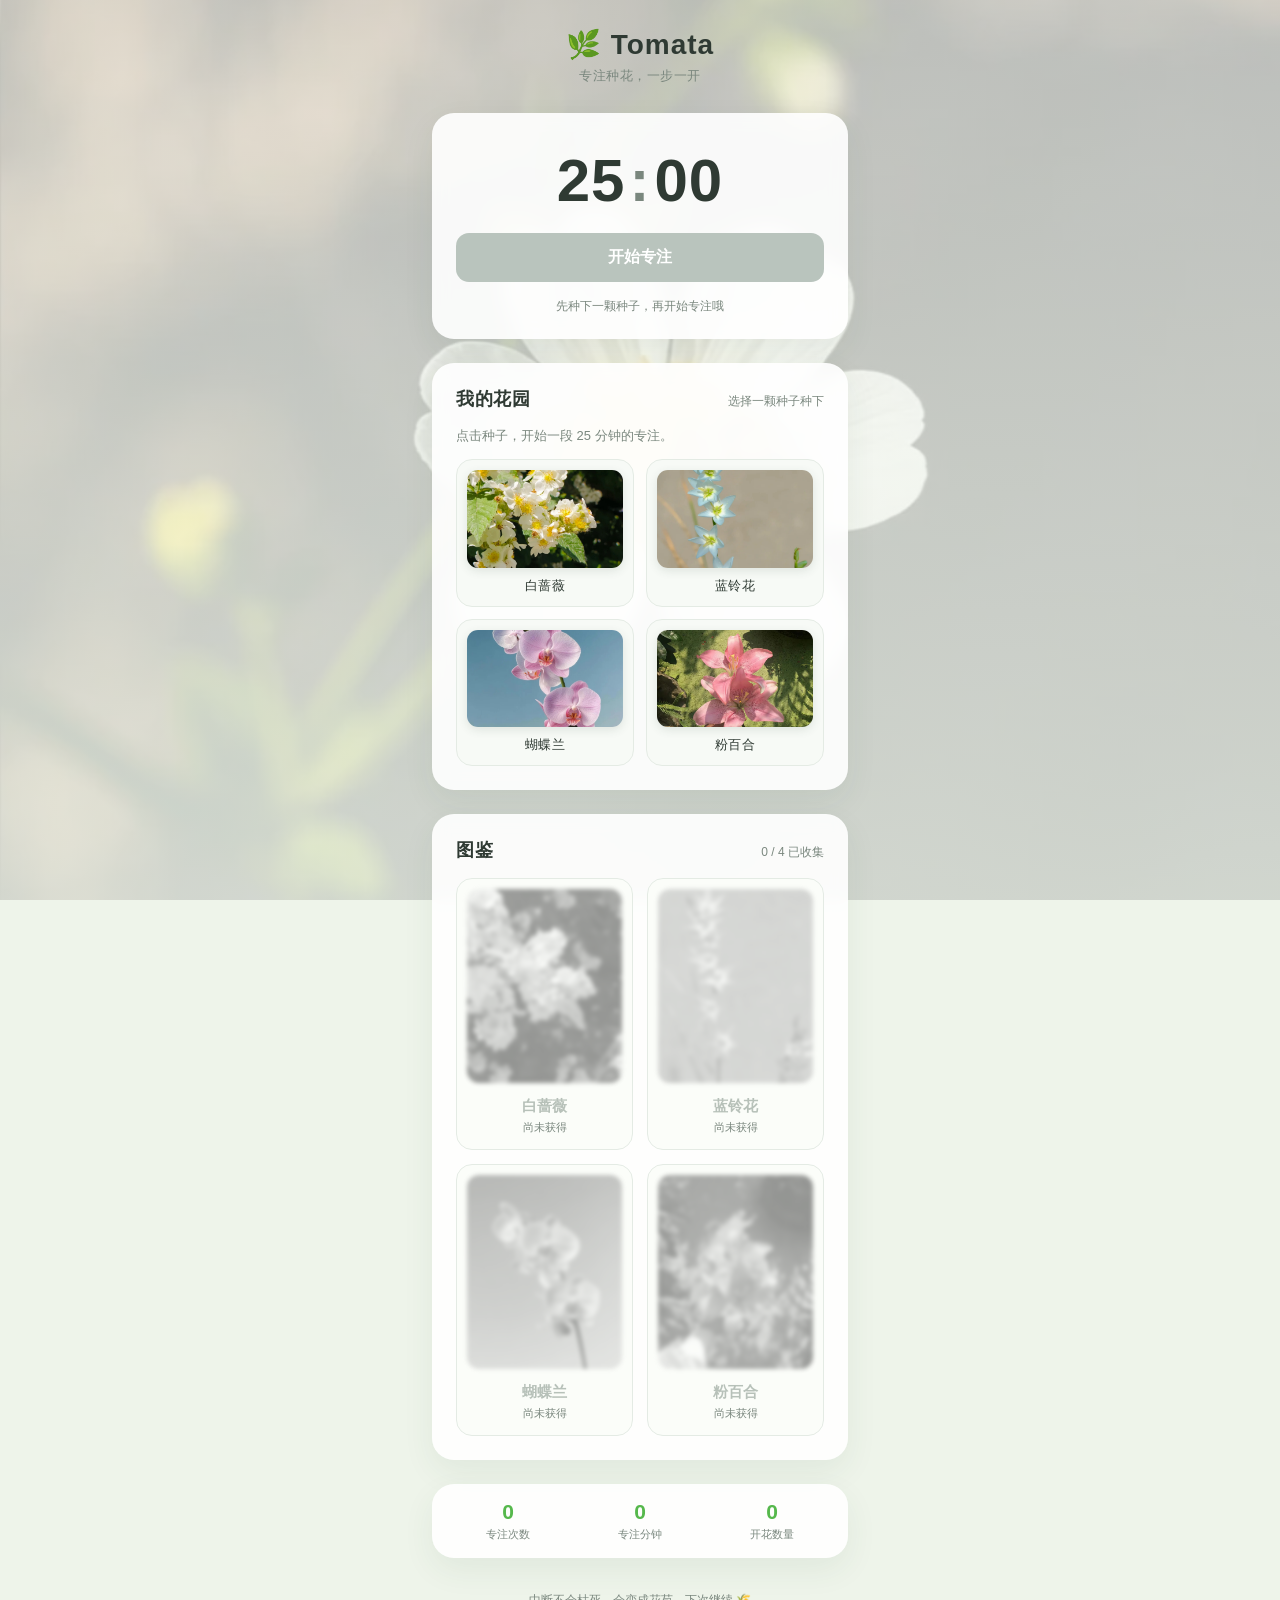
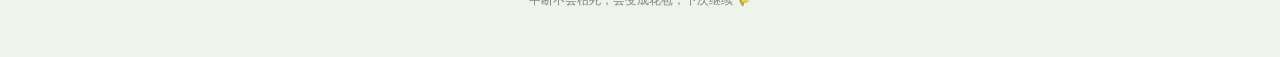
<file: tomato/index.html>
<!DOCTYPE html>
<html lang="zh-CN">
<head>
  <meta charset="UTF-8">
  <meta name="viewport" content="width=device-width, initial-scale=1.0">
  <title>Tomata - 番茄钟种花</title>
  <link rel="stylesheet" href="style.css">
</head>
<body>
  <div class="container">
    <header>
      <h1>🌿 Tomata</h1>
      <p>专注种花，一步一开</p>
    </header>

    <main class="timer-section">
      <div class="timer-display" id="timerDisplay">
        <span id="minutes">25</span><span class="sep">:</span><span id="seconds">00</span>
      </div>
      <div class="timer-actions">
        <button class="start-btn" id="primaryBtn">开始专注</button>
        <button class="btn-secondary" id="interruptBtn" hidden>中断</button>
      </div>
      <p class="timer-hint" id="timerHint">专注 25 分钟，让花朵绽放</p>
    </main>

    <section class="garden-section" id="gardenSection">
      <div class="section-head">
        <h2>我的花园</h2>
        <span class="section-meta" id="gardenHint"></span>
      </div>
      <div id="gardenContent"></div>
    </section>

    <section class="encyclopedia-section">
      <div class="section-head">
        <h2>图鉴</h2>
        <span class="section-meta" id="encyclopediaCount"></span>
      </div>
      <div class="grid" id="encyclopediaGrid"></div>
    </section>

    <section class="stats-section" id="stats"></section>

    <footer>
      <p>中断不会枯死，会变成花苞，下次继续 🌾</p>
    </footer>
  </div>

  <div class="overlay" id="bloomOverlay" hidden>
    <div class="overlay-card">
      <div class="bloom-emoji" id="bloomEmoji">🌸</div>
      <h2>开花啦！</h2>
      <p id="bloomText"></p>
      <button class="start-btn" id="bloomClose">收入图鉴</button>
    </div>
  </div>

  <div id="toast" class="toast"></div>

  <script src="script.js"></script>
</body>
</html>
</file>
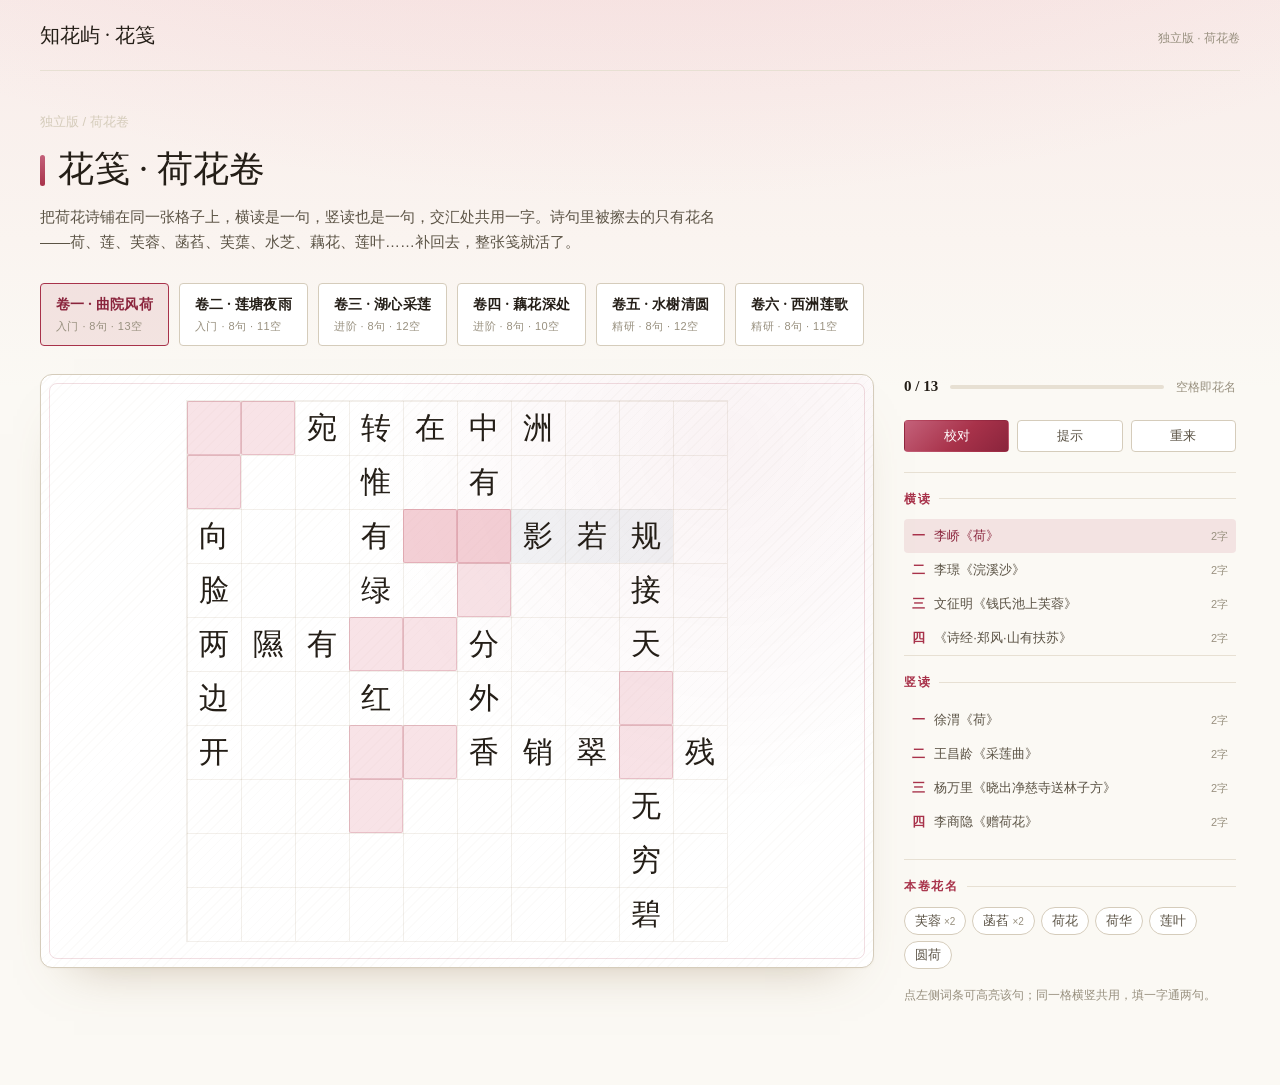
<file: 花笺独立版/huajian.html>
<!DOCTYPE html>
<html lang="zh-CN">
<head>
<meta charset="UTF-8">
<meta name="viewport" content="width=device-width, initial-scale=1">
<title>花笺 · 荷花卷 · 知花屿</title>
<meta name="description" content="知花屿花笺：把诗句铺成一张格子，横读竖读都成句，空格里填回被擦去的那一个花名。">
<script>/* 首屏前先定好配色，避免主色闪一下 */try{var _t=new URLSearchParams(location.search).get("theme")||localStorage.getItem("flora_theme");var _K=["haitang","zhizi","songhua","oubi","yuanwei","dingxiang"];document.documentElement.setAttribute("data-theme",_K.indexOf(_t)>-1?_t:"haitang");}catch(e){}</script>
<link rel="stylesheet" href="assets/css/common.css">
<link rel="stylesheet" href="assets/css/site.css">
<link rel="stylesheet" href="assets/css/huajian.css">
</head>
<body data-base="." data-page="huajian">

<header class="hj-pack-head">
  <div class="wrap" style="display:flex;align-items:baseline;justify-content:space-between;gap:16px;padding:18px 0;border-bottom:1px solid var(--line)">
    <span class="serif" style="font-size:20px">知花屿 · 花笺</span>
    <span class="tiny muted">独立版 · 荷花卷</span>
  </div>
</header>

<main class="wrap hj-main">
  <div class="page-head">
    <div class="crumb"><span>独立版 / 荷花卷</span></div>
    <h1>花笺 · 荷花卷</h1>
    <p>把荷花诗铺在同一张格子上，横读是一句，竖读也是一句，交汇处共用一字。诗句里被擦去的只有花名——荷、莲、芙蓉、菡萏、芙蕖、水芝、藕花、莲叶……补回去，整张笺就活了。</p>
  </div>

  <div class="hj-vols" id="hjVols" aria-label="选择卷轴"></div>

  <section class="hj-stage">
    <div class="hj-card">
      <div class="hj-board" id="hjBoard" role="group" aria-label="花笺格子"></div>
    </div>

    <aside class="hj-panel">
      <div class="hj-meter" id="hjMeter">
        <b>0 / 0</b>
        <span class="hj-bar"><i id="hjBar"></i></span>
        <small class="tiny">空格即花名</small>
      </div>

      <div class="hj-actions" id="hjActions">
        <button class="btn btn-primary btn-sm" data-act="check" type="button">校对</button>
        <button class="btn btn-ghost btn-sm" data-act="hint" type="button">提示</button>
        <button class="btn btn-ghost btn-sm" data-act="reset" type="button">重来</button>
      </div>

      <div id="hjClues"></div>

      <div class="hj-box">
        <h3>本卷花名</h3>
        <div class="hj-words" id="hjWords"></div>
      </div>

      <p class="tiny" style="margin-top:-4px">点左侧词条可高亮该句；同一格横竖共用，填一字通两句。</p>
    </aside>
  </section>

  <section class="hj-done" id="hjDone" aria-live="polite"></section>
</main>

<script src="data/huajian.js"></script>
<script src="assets/js/common.js"></script>
<script src="assets/js/huajian.js"></script>
</body>
</html>
</file>
<file: tomato/style.css>
:root {
  --primary: #4a90e2;
  --primary-light: #7db3e8;
  --success: #56b84c;
  --warning: #e8a33d;
  --error: #e94e77;
  --bg: #eef4ea;
  --card: rgba(255, 255, 255, 0.9);
  --text: #2f3a33;
  --muted: #7a877e;
  --line: #e4ebe4;
  --shadow: 0 12px 32px rgba(47, 78, 55, 0.07);
}

* {
  box-sizing: border-box;
}

body {
  font-family: 'Segoe UI', 'PingFang SC', 'Microsoft YaHei', Tahoma, sans-serif;
  background-color: var(--bg);
  /* 背景照片由 script.js 随机挑选并写入 --bg-photo，叠加浅色蒙层保证可读性 */
  background-image:
    linear-gradient(180deg, rgba(247, 250, 246, 0.74), rgba(240, 246, 238, 0.86)),
    var(--bg-photo, none);
  background-size: cover;
  background-position: center;
  background-attachment: fixed;
  color: var(--text);
  margin: 0;
  min-height: 100vh;
  display: flex;
  flex-direction: column;
  position: relative;
}

.container {
  position: relative;
  z-index: 1;
  max-width: 460px;
  width: 100%;
  padding: 28px 22px 12px;
  margin: 0 auto;
  flex: 1;
}

header {
  text-align: center;
  margin-bottom: 28px;
}

header h1 {
  font-size: 28px;
  margin: 0 0 6px;
  letter-spacing: 1px;
}

header p {
  color: var(--muted);
  font-size: 13px;
  margin: 0;
  letter-spacing: 0.5px;
}

.timer-section {
  background: var(--card);
  backdrop-filter: blur(8px);
  border-radius: 22px;
  padding: 30px 24px 24px;
  text-align: center;
  box-shadow: var(--shadow);
  margin-bottom: 24px;
}

.timer-display {
  font-size: 60px;
  font-weight: 700;
  font-variant-numeric: tabular-nums;
  color: var(--text);
  letter-spacing: 1px;
  margin: 8px 0 22px;
  line-height: 1;
}

.timer-display .sep {
  color: var(--muted);
  margin: 0 4px;
  animation: blink 2s ease-in-out infinite;
}

.timer-display.running {
  color: var(--primary);
}

@keyframes blink {
  0%, 100% { opacity: 1; }
  50% { opacity: 0.35; }
}

.timer-actions {
  display: flex;
  gap: 10px;
}

.start-btn {
  flex: 1;
  padding: 14px 20px;
  font-size: 16px;
  font-weight: 600;
  color: #fff;
  background: var(--primary);
  border: none;
  border-radius: 13px;
  cursor: pointer;
  transition: transform 0.15s, background 0.2s;
}

.start-btn:hover {
  background: var(--primary-light);
}

.start-btn:active {
  transform: scale(0.98);
}

.start-btn[disabled] {
  background: #b9c4bd;
  cursor: not-allowed;
}

.btn-secondary {
  padding: 14px 18px;
  font-size: 15px;
  color: var(--muted);
  background: transparent;
  border: 1px solid var(--line);
  border-radius: 13px;
  cursor: pointer;
  transition: background 0.2s, color 0.2s;
}

.btn-secondary:hover {
  background: #f4f7f4;
  color: var(--text);
}

.timer-hint {
  font-size: 12px;
  color: var(--muted);
  margin: 16px 0 0;
  min-height: 16px;
}

.garden-section,
.encyclopedia-section {
  background: var(--card);
  backdrop-filter: blur(8px);
  border-radius: 22px;
  padding: 24px;
  box-shadow: var(--shadow);
  margin-bottom: 24px;
}

.section-head {
  display: flex;
  align-items: baseline;
  justify-content: space-between;
  margin-bottom: 16px;
}

.section-head h2 {
  margin: 0;
  font-size: 18px;
  letter-spacing: 0.5px;
}

.section-meta {
  font-size: 12px;
  color: var(--muted);
}

.grid {
  display: grid;
  grid-template-columns: repeat(2, 1fr);
  gap: 14px;
}

/* ---------- 花园 ---------- */
.plant-card {
  display: flex;
  align-items: stretch;
  gap: 18px;
  padding: 14px;
  border-radius: 20px;
  background: linear-gradient(150deg, #f6fbf4, #ebf6ea);
  border: 1px solid #dcefdc;
}

.plant-visual {
  position: relative;
  width: 118px;
  height: 152px;
  flex-shrink: 0;
  border-radius: 15px;
  overflow: hidden;
  background: #e7f0e7;
  box-shadow: 0 6px 16px rgba(47, 78, 55, 0.12);
}

.plant-photo {
  width: 100%;
  height: 100%;
  object-fit: cover;
  transform-origin: center;
  animation: breathe 8s ease-in-out infinite;
  transition: filter 0.45s ease, opacity 0.45s ease;
}

@keyframes breathe {
  0%, 100% { transform: scale(1); }
  50% { transform: scale(1.035); }
}

.plant-stage-badge {
  position: absolute;
  left: 8px;
  bottom: 8px;
  width: 30px;
  height: 30px;
  display: flex;
  align-items: center;
  justify-content: center;
  font-size: 16px;
  background: rgba(255, 255, 255, 0.9);
  backdrop-filter: blur(4px);
  border-radius: 50%;
  box-shadow: 0 2px 6px rgba(0, 0, 0, 0.16);
}

.plant-info {
  flex: 1;
  min-width: 0;
  display: flex;
  flex-direction: column;
  justify-content: center;
}

.plant-title-row {
  display: flex;
  align-items: baseline;
  justify-content: space-between;
  gap: 8px;
}

.plant-title-row h3 {
  margin: 0;
  font-size: 17px;
}

.plant-status {
  font-size: 12px;
  color: var(--warning);
  text-align: right;
}

.progress-track {
  height: 10px;
  border-radius: 999px;
  background: #dfe9df;
  overflow: hidden;
  margin-top: 12px;
}

.progress-fill {
  height: 100%;
  width: 0%;
  border-radius: 999px;
  background: linear-gradient(90deg, #8fd47a, var(--success));
  transition: width 0.3s ease;
}

.plant-progress-text {
  font-size: 11px;
  color: var(--muted);
  margin-top: 6px;
  text-align: right;
}

/* ---------- 选种子 ---------- */
.seed-picker p {
  margin: 0 0 14px;
  font-size: 13px;
  color: var(--muted);
}

.seed-grid {
  display: grid;
  grid-template-columns: repeat(2, 1fr);
  gap: 12px;
}

.seed-btn {
  display: flex;
  flex-direction: column;
  align-items: stretch;
  gap: 9px;
  padding: 10px 10px 11px;
  background: #f7faf6;
  border: 1px solid var(--line);
  border-radius: 16px;
  cursor: pointer;
  overflow: hidden;
  transition: transform 0.2s, box-shadow 0.25s, border-color 0.2s;
}

.seed-btn:hover {
  transform: translateY(-3px);
  border-color: #cfe6cf;
  box-shadow: 0 10px 22px rgba(86, 184, 76, 0.16);
}

.seed-btn .seed-photo {
  width: 100%;
  aspect-ratio: 16 / 10;
  height: auto;
  border-radius: 11px;
  object-fit: cover;
  box-shadow: 0 3px 10px rgba(47, 78, 55, 0.12);
  transition: transform 0.4s ease;
}

.seed-btn:hover .seed-photo {
  transform: scale(1.025);
}

.seed-btn .seed-name {
  font-size: 13px;
  color: var(--text);
  text-align: center;
  letter-spacing: 0.3px;
}

/* ---------- 图鉴 ---------- */
.encyclopedia-card {
  position: relative;
  padding: 10px 10px 14px;
  border-radius: 16px;
  text-align: center;
  border: 1px solid var(--line);
  background: #fbfdf9;
  transition: transform 0.2s, box-shadow 0.25s;
}

.encyclopedia-card.acquired {
  background: linear-gradient(160deg, #fff8ec, #f2fbf0);
  border-color: #f0e2c4;
}

.encyclopedia-card:hover {
  transform: translateY(-3px);
  box-shadow: 0 10px 22px rgba(47, 78, 55, 0.1);
}

.encyclopedia-card .card-photo {
  width: 100%;
  aspect-ratio: 4 / 5;
  object-fit: cover;
  border-radius: 12px;
  margin-bottom: 10px;
  background: #eef3ee;
  transition: filter 0.35s, opacity 0.35s;
}

.encyclopedia-card.locked .card-photo {
  filter: grayscale(1) blur(2px);
  opacity: 0.42;
}

.encyclopedia-card h3 {
  margin: 0 0 4px;
  font-size: 15px;
}

.encyclopedia-card.locked h3 {
  color: #b7c1b9;
}

.encyclopedia-card .card-status {
  font-size: 11px;
  color: var(--muted);
}

.encyclopedia-card .badge {
  display: inline-block;
  margin-top: 7px;
  padding: 2px 9px;
  font-size: 10px;
  font-weight: 600;
  color: #9a6b12;
  background: #fdf0d2;
  border-radius: 999px;
}

.encyclopedia-card .count {
  position: absolute;
  top: 16px;
  right: 16px;
  padding: 1px 7px;
  font-size: 10px;
  color: #fff;
  background: rgba(47, 58, 51, 0.55);
  backdrop-filter: blur(4px);
  border-radius: 999px;
}

/* ---------- 统计 ---------- */
.stats-section {
  display: flex;
  justify-content: space-around;
  padding: 16px 10px;
  background: var(--card);
  backdrop-filter: blur(8px);
  border-radius: 22px;
  box-shadow: var(--shadow);
  text-align: center;
}

.stat {
  flex: 1;
}

.stat .stat-num {
  font-size: 21px;
  font-weight: 700;
  color: var(--success);
}

.stat .stat-label {
  font-size: 11px;
  color: var(--muted);
  margin-top: 3px;
}

footer {
  position: relative;
  z-index: 1;
  text-align: center;
  padding: 22px 0 24px;
  color: var(--muted);
  font-size: 12px;
  margin-top: auto;
}

/* ---------- 开花弹层 ---------- */
.overlay {
  position: fixed;
  inset: 0;
  z-index: 10;
  display: flex;
  align-items: center;
  justify-content: center;
  background: rgba(30, 45, 35, 0.35);
  backdrop-filter: blur(4px);
  padding: 24px;
}

.overlay[hidden] {
  display: none;
}

.overlay-card {
  width: 100%;
  max-width: 330px;
  padding: 30px 26px;
  background: #fffdf8;
  border-radius: 22px;
  text-align: center;
  box-shadow: 0 22px 56px rgba(30, 50, 35, 0.25);
  animation: popIn 0.35s ease;
}

@keyframes popIn {
  from { transform: scale(0.85); opacity: 0; }
  to { transform: scale(1); opacity: 1; }
}

.bloom-emoji {
  font-size: 84px;
  line-height: 1;
  animation: bloomPop 0.6s cubic-bezier(0.2, 1.4, 0.4, 1);
}

.bloom-photo {
  width: 150px;
  height: 150px;
  object-fit: cover;
  border-radius: 50%;
  display: inline-block;
  box-shadow: 0 12px 30px rgba(47, 78, 55, 0.22);
  border: 4px solid #fff;
}

@keyframes bloomPop {
  0% { transform: scale(0.2) rotate(-15deg); opacity: 0; }
  70% { transform: scale(1.15) rotate(5deg); }
  100% { transform: scale(1) rotate(0); opacity: 1; }
}

.overlay-card h2 {
  margin: 16px 0 6px;
  font-size: 21px;
}

.overlay-card p {
  margin: 0 0 22px;
  font-size: 13px;
  color: var(--muted);
}

/* ---------- Toast ---------- */
.toast {
  position: fixed;
  left: 50%;
  bottom: 32px;
  transform: translate(-50%, 20px);
  z-index: 20;
  padding: 11px 18px;
  font-size: 13px;
  color: #fff;
  background: rgba(47, 58, 51, 0.92);
  border-radius: 999px;
  opacity: 0;
  pointer-events: none;
  transition: opacity 0.25s, transform 0.25s;
  max-width: 90vw;
  text-align: center;
}

.toast.show {
  opacity: 1;
  transform: translate(-50%, 0);
}

@media (max-width: 380px) {
  .container { padding: 22px 16px 10px; }
  .timer-display { font-size: 52px; }
  .plant-visual { width: 96px; height: 128px; }
  .plant-title-row { flex-direction: column; align-items: flex-start; gap: 2px; }
  .plant-status { text-align: left; }
}

@media (prefers-reduced-motion: reduce) {
  .plant-photo,
  .timer-display .sep,
  .bloom-emoji {
    animation: none;
  }
}
</file>
<file: 花笺独立版/assets/css/common.css>
@charset "UTF-8";
/* 知花屿 · 基础层：设计变量、重置、通用组件、前台导航与页脚 */

/* ==========================================================
   配色系统 · 纸墨恒定 +「花名色谱」可换
   单色相原则：每支主题只用一个色相，四个明度层次撑起全部视觉，
   不再引入第二种颜色。层次落差由渐变承担，而非撞色。

     --brand       深墨   —— 文字、实心按钮、激活态，保证可读
     --brand-mid   中调   —— 结构线、色条、指示点
     --brand-tint  本色   —— 传统花名色原色，大面积铺底与渐变亮端
     --brand-mist  淡雾   —— 极浅底纹、悬浮雾面
   兼容层：--accent* 系列全部指向本主题色相的其它明度，
   因此旧样式无需改动即可自动变成同色系。
   六支：海棠 / 栀子 / 松花 / 欧碧 / 鸢尾蓝 / 丁香
   切换方式：<html data-theme="haitang|zhizi|songhua|oubi|yuanwei|dingxiang">
   ========================================================== */
:root {
  /* ---- 纸与墨：恒定 ---- */
  --bg: #FBF9F4;
  --paper: #F4F1E9;
  --card: #FFFFFF;
  --ink: #241E17;
  --ink2: #5B5345;
  --ink3: #98907F;
  --line: #E7E0D3;
  --line2: #D5CCBB;
  --seal: #A93A2A;            /* 朱印：印章与信笺朱丝栏，不随主题走 */
  --sage: #7A8471;
  --clay: #B89484;
  --ok: #6E7F63;
  --warn: #C08A2E;
  --err: #A93A2A;
  --r: 12px;
  --r-sm: 4px;
  --serif: "Noto Serif SC", "Source Han Serif CN", "Songti SC", "SimSun", serif;
  --sans: "Source Han Sans CN", "PingFang SC", "Microsoft YaHei", "Helvetica Neue", Arial, sans-serif;
  --shadow: 0 1px 2px rgba(36, 30, 23, .04);

  /* ---- 花名色谱六支：恒定，用于分类标记与花色参照 ---- */
  --fl-1: #DB5A6B;  /* 海棠 */
  --fl-2: #E39A4C;  /* 栀子 */
  --fl-3: #CBB63C;  /* 松花 */
  --fl-4: #9CAF6E;  /* 欧碧 */
  --fl-5: #8B9DCC;  /* 鸢尾蓝 */
  --fl-6: #B79CC4;  /* 丁香 */
}

/* ---- ① 海棠（默认）：水洗淡紫红，单色相四阶 ---- */
:root,
html[data-theme="haitang"] {
  --brand: #A8324A;        --brand-dark: #8A243C;        --brand-rgb: 168, 50, 74;
  --brand-mid: #C4617A;    --brand-mid-rgb: 196, 97, 122;
  --brand-tint: #E9A3AE;   --brand-tint-rgb: 233, 163, 174;
  --brand-wash: rgba(233, 163, 174, .30);
  --brand-mist: rgba(233, 163, 174, .13);
}
/* ---- ② 栀子：果实染出的温和黄橙 ---- */
html[data-theme="zhizi"] {
  --brand: #A05B14;        --brand-dark: #7E4710;        --brand-rgb: 160, 91, 20;
  --brand-mid: #C88A45;    --brand-mid-rgb: 200, 138, 69;
  --brand-tint: #F0B072;   --brand-tint-rgb: 240, 176, 114;
  --brand-wash: rgba(240, 176, 114, .30);
  --brand-mist: rgba(240, 176, 114, .14);
}
/* ---- ③ 松花：松花骨朵的嫩黄 ---- */
html[data-theme="songhua"] {
  --brand: #7C6A0D;        --brand-dark: #5F5109;        --brand-rgb: 124, 106, 13;
  --brand-mid: #B2A02C;    --brand-mid-rgb: 178, 160, 44;
  --brand-tint: #E2D46B;   --brand-tint-rgb: 226, 212, 107;
  --brand-wash: rgba(226, 212, 107, .34);
  --brand-mist: rgba(226, 212, 107, .16);
}
/* ---- ④ 欧碧：极浅豆绿，亮处温润 ---- */
html[data-theme="oubi"] {
  --brand: #4E6431;        --brand-dark: #3B4D25;        --brand-rgb: 78, 100, 49;
  --brand-mid: #7A9153;    --brand-mid-rgb: 122, 145, 83;
  --brand-tint: #C4D49C;   --brand-tint-rgb: 196, 212, 156;
  --brand-wash: rgba(196, 212, 156, .38);
  --brand-mist: rgba(196, 212, 156, .18);
}
/* ---- ⑤ 鸢尾蓝：蓝紫交融的朦胧蓝 ---- */
html[data-theme="yuanwei"] {
  --brand: #3E5187;        --brand-dark: #2E3E6B;        --brand-rgb: 62, 81, 135;
  --brand-mid: #6C81B8;    --brand-mid-rgb: 108, 129, 184;
  --brand-tint: #A9B6DA;   --brand-tint-rgb: 169, 182, 218;
  --brand-wash: rgba(169, 182, 218, .34);
  --brand-mist: rgba(169, 182, 218, .16);
}
/* ---- ⑥ 丁香：素雅恬静的淡紫 ---- */
html[data-theme="dingxiang"] {
  --brand: #6A4F80;        --brand-dark: #543D67;        --brand-rgb: 106, 79, 128;
  --brand-mid: #967AA8;    --brand-mid-rgb: 150, 122, 168;
  --brand-tint: #C0A9CA;   --brand-tint-rgb: 192, 169, 202;
  --brand-wash: rgba(192, 169, 202, .34);
  --brand-mist: rgba(192, 169, 202, .16);
}

/* ---- 兼容层：accent 系列回收为本主题色相的不同明度，不再有第二种颜色 ---- */
:root,
html[data-theme] {
  --brand-soft: rgba(var(--brand-rgb), .10);
  --accent: var(--brand-mid);            --accent-rgb: var(--brand-mid-rgb);
  --accent-ink: var(--brand);            --accent-dark: var(--brand-dark);
  --accent-2: var(--brand-tint);         --accent-2-rgb: var(--brand-tint-rgb);
  --accent-soft: rgba(var(--brand-mid-rgb), .14);
  --accent-2-soft: rgba(var(--brand-tint-rgb), .26);
  /* 页面上极淡的一层主色薄雾：让底色随主题微微偏色，但仍是纸白 */
  --brand-veil: rgba(var(--brand-rgb), .045);
  /* 通用渐变组：深→中→浅，供大面积色块使用 */
  --grad-deep: linear-gradient(135deg, var(--brand) 0%, var(--brand-dark) 100%);
  --grad-mid: linear-gradient(135deg, var(--brand-mid) 0%, var(--brand) 100%);
  --grad-soft: linear-gradient(135deg, rgba(var(--brand-tint-rgb), .55) 0%, rgba(var(--brand-tint-rgb), .18) 100%);
  /* 整页底：从主题淡色收到纸白，再由纸白回暖，冷色主题也不会被黄纸孤立 */
  --bg-grad:
    radial-gradient(1500px 720px at 50% -320px, rgba(var(--brand-tint-rgb), .34), transparent 72%),
    linear-gradient(180deg, rgba(var(--brand-tint-rgb), .15) 0%, rgba(var(--brand-tint-rgb), 0) 36%),
    var(--bg);
}

*, *::before, *::after { box-sizing: border-box; }
html { scroll-behavior: smooth; }
body {
  margin: 0;
  background: var(--bg-grad);
  color: var(--ink);
  font-family: var(--sans);
  font-size: 15px;
  line-height: 1.7;
  -webkit-font-smoothing: antialiased;
}
a { color: inherit; text-decoration: none; }
button, input, select, textarea { font: inherit; color: inherit; }
button { cursor: pointer; }
img { max-width: 100%; display: block; }
h1, h2, h3, h4, p, figure { margin: 0; }
ul, ol { margin: 0; padding: 0; list-style: none; }
:focus-visible { outline: 2px solid var(--brand); outline-offset: 2px; }

.wrap { width: min(1200px, calc(100% - 48px)); margin-inline: auto; }
.serif { font-family: var(--serif); }
.kicker { font-size: 11px; letter-spacing: .14em; font-weight: 600; color: var(--accent-ink); text-transform: uppercase; }
.muted { color: var(--ink2); }
.tiny { font-size: 12px; color: var(--ink3); }
.divider { height: 1px; background: var(--line); border: 0; }
.section { padding: 64px 0; }
.section-head { display: flex; align-items: flex-end; justify-content: space-between; gap: 24px; margin-bottom: 28px; }
.section-head h2 { font-family: var(--serif); font-size: 28px; font-weight: 500; line-height: 1.3; margin-top: 8px; position: relative; padding-left: 15px; }
.section-head h2::before { content: ""; position: absolute; left: 0; top: .3em; bottom: .26em; width: 4px; border-radius: 2px; background: linear-gradient(180deg, var(--brand-mid) 0%, var(--brand) 100%); }
.section-head a { font-size: 14px; color: var(--accent-ink); }
.section-head a:hover { color: var(--accent-dark); }

/* ---------- 按钮 ---------- */
.btn {
  display: inline-flex; align-items: center; justify-content: center; gap: 8px;
  height: 40px; padding: 0 18px; border: 1px solid transparent; border-radius: var(--r-sm);
  font-size: 14px; font-weight: 500; background: transparent; transition: .18s ease;
  white-space: nowrap;
}
/* 主按钮：同色相渐变，左中调右深墨，比平涂更有体积 */
.btn-primary {
  background: linear-gradient(135deg, var(--brand-mid) 0%, var(--brand) 55%, var(--brand-dark) 100%);
  color: #fff;
}
.btn-primary:hover { background: linear-gradient(135deg, var(--brand) 0%, var(--brand-dark) 100%); }
/* 强调按钮：同一支色再压深一档，只靠明度差形成重点 */
.btn-accent { background: linear-gradient(135deg, var(--brand) 0%, var(--brand-dark) 100%); color: #fff; }
.btn-accent:hover { background: var(--brand-dark); }
.btn-ghost { border-color: var(--line2); color: var(--ink2); background: #fff; }
.btn-ghost:hover { border-color: var(--brand); color: var(--brand); }
.btn-plain { color: var(--brand); padding-inline: 8px; }
.btn-plain:hover { background: var(--brand-soft); }
.btn-danger { color: var(--err); border-color: rgba(184, 80, 66, .3); background: #fff; }
.btn-danger:hover { background: rgba(184, 80, 66, .08); }
.btn-sm { height: 32px; padding: 0 12px; font-size: 13px; }
.btn:disabled { opacity: .5; cursor: not-allowed; }

/* ---------- 表单 ---------- */
.field { display: flex; flex-direction: column; gap: 7px; }
.field > label { font-size: 13px; font-weight: 500; }
.field .hint { font-size: 12px; color: var(--ink3); }
.input, select.input, textarea.input {
  width: 100%; height: 44px; padding: 0 13px; border: 1px solid var(--line2);
  border-radius: var(--r-sm); background: #fff; outline: none; transition: .18s ease;
}
textarea.input { height: auto; min-height: 96px; padding: 11px 13px; resize: vertical; line-height: 1.6; }
.input:focus { border-color: var(--brand); box-shadow: 0 0 0 3px rgba(var(--brand-rgb), .10); }
.input::placeholder { color: var(--ink3); }
.checkbox { display: inline-flex; align-items: center; gap: 8px; font-size: 13px; color: var(--ink2); }
.checkbox input { accent-color: var(--brand); }

/* ---------- 标签 ---------- */
.chip {
  display: inline-flex; align-items: center; gap: 5px; padding: 3px 10px;
  border-radius: 999px; background: var(--paper); color: var(--ink2); font-size: 12px;
  line-height: 1.6; white-space: nowrap;
}
.chip-brand { background: var(--brand-soft); color: var(--brand); }
.chip-accent { background: var(--accent-soft); color: var(--accent-ink); }
.chip-ok { background: rgba(122, 132, 113, .14); color: #55604C; }
.chip-warn { background: rgba(212, 166, 74, .16); color: #8A6B22; }
.chip-err { background: rgba(184, 80, 66, .12); color: var(--err); }

/* ---------- 图片位：有图显示图，无图显示标注占位 ---------- */
.img-slot {
  position: relative; overflow: hidden; display: flex; align-items: center; justify-content: center;
  /* 无图占位也是同一支色的渐变，不引入第二种颜色 */
  background:
    linear-gradient(135deg, rgba(var(--brand-tint-rgb), .22) 0%, rgba(var(--brand-mid-rgb), .22) 100%),
    var(--paper);
  border-radius: inherit; isolation: isolate;
}
.img-slot::after {
  content: ""; position: absolute; inset: 12px; border: 1px dashed rgba(var(--brand-rgb), .28);
  border-radius: inherit; pointer-events: none; z-index: 2;
}
.img-slot img { width: 100%; height: 100%; object-fit: cover; position: relative; z-index: 1; }
.img-slot.is-loaded::after { display: none; }
.slot-label {
  position: relative; z-index: 3; display: flex; flex-direction: column; align-items: center; gap: 4px;
  padding: 8px 14px; max-width: 86%; text-align: center; color: var(--brand); font-size: 13px;
  line-height: 1.5; background: rgba(250, 250, 247, .78); border-radius: var(--r-sm);
}
.slot-label small { font-size: 11px; color: var(--ink3); }
.img-slot.is-loaded .slot-label { display: none; }

/* ---------- 前台导航 ---------- */
.site-header {
  position: sticky; top: 0; z-index: 40; background: rgba(255, 255, 255, .96);
  border-bottom: 1px solid var(--line); backdrop-filter: blur(8px);
}
.site-header .wrap { height: 76px; display: flex; align-items: center; justify-content: space-between; gap: 24px; }
.brand { display: flex; align-items: center; gap: 10px; flex: none; }
.brand-mark { height: 30px; width: auto; flex: none; display: block; }
.brand-name { font-family: var(--serif); font-size: 22px; font-weight: 600; letter-spacing: .04em; }
.brand-divider { width: 1px; height: 20px; background: var(--line2); }
.brand-sub { font-size: 12px; color: var(--ink2); letter-spacing: .06em; white-space: nowrap; }
.nav-links { display: flex; align-items: center; gap: 30px; }
.nav-links a { font-size: 14px; color: var(--ink2); position: relative; padding: 6px 0; transition: .18s; }
.nav-links a:hover { color: var(--brand); }
.nav-links a.active { color: var(--accent-ink); }
.nav-links a.active::after { content: ""; position: absolute; left: 0; right: 0; bottom: 0; height: 2px; background: var(--brand); }
.header-tools { display: flex; align-items: center; gap: 12px; flex: none; }
.search-box {
  display: flex; align-items: center; gap: 8px; height: 36px; padding: 0 12px;
  border: 1px solid var(--line); border-radius: var(--r-sm); background: var(--bg); width: 190px;
}
.search-box svg { width: 16px; height: 16px; flex: none; color: var(--brand); }
.search-box input { width: 100%; border: 0; outline: 0; background: transparent; font-size: 13px; }
.search-box input::placeholder { color: var(--ink3); }

/* ---------- 花名配色切换器 ---------- */
.theme-picker { position: relative; flex: none; }
.theme-toggle {
  width: 36px; height: 36px; padding: 0; display: flex; align-items: center; justify-content: center;
  border: 1px solid var(--line); border-radius: var(--r-sm); background: #fff; transition: .18s ease;
}
.theme-toggle:hover, .theme-picker.is-open .theme-toggle { border-color: var(--brand); }
.theme-swatch {
  width: 17px; height: 17px; border-radius: 999px; display: block; position: relative;
  background: var(--brand-tint);
  box-shadow: inset 0 0 0 4px var(--brand), inset 0 0 0 6.5px #fff;
}
.theme-menu {
  position: absolute; right: 0; top: calc(100% + 10px); z-index: 120;
  width: 306px; padding: 14px; background: #fff; border: 1px solid var(--line);
  border-radius: var(--r); box-shadow: 0 14px 36px rgba(36, 30, 23, .12);
}
.theme-menu-title {
  font-size: 11px; letter-spacing: .12em; color: var(--ink3); margin-bottom: 10px; padding-left: 2px;
}
.theme-menu-list { display: grid; grid-template-columns: 1fr 1fr; gap: 6px; }
.theme-item {
  display: flex; align-items: center; gap: 9px; padding: 8px 9px; text-align: left;
  border: 1px solid transparent; border-radius: var(--r-sm); background: transparent; transition: .16s ease;
}
.theme-item:hover { background: var(--bg); }
.theme-item[aria-pressed="true"] { border-color: var(--line2); background: var(--bg); }
.theme-dot {
  width: 15px; height: 15px; border-radius: 999px; flex: none;
  box-shadow: inset 0 0 0 1px rgba(36, 30, 23, .10);
}
.theme-dot-tint { opacity: .82; }
.theme-name { font-size: 13px; color: var(--ink); font-family: var(--serif); letter-spacing: .02em; }
.theme-item[aria-pressed="true"] .theme-name { font-weight: 600; }
.theme-menu-note {
  margin-top: 10px; padding-top: 10px; border-top: 1px solid var(--line);
  font-size: 11px; color: var(--ink3); line-height: 1.6;
}

/* ---------- 前台页脚 ---------- */
.site-footer {
  /* 由纸色渐变到主色淡端，收住整页的浓淡 */
  background: linear-gradient(180deg, var(--paper) 0%, rgba(var(--brand-tint-rgb), .22) 100%);
  border-top: 3px solid var(--brand);
  border-image: linear-gradient(90deg, var(--brand) 0%, var(--brand-mid) 46%, var(--brand-tint) 100%) 1;
  margin-top: 80px;
}
.footer-grid { display: grid; grid-template-columns: 1.8fr 1fr 1fr 1fr; gap: 40px; padding: 48px 0 34px; }
.footer-grid h4 { font-size: 13px; font-weight: 600; margin-bottom: 14px; display: flex; align-items: center; gap: 7px; }
.footer-grid h4::before { content: ""; width: 3px; height: 12px; border-radius: 2px; background: var(--brand); flex: none; }
.footer-grid li { margin-bottom: 9px; }
.footer-grid li a { font-size: 13px; color: var(--ink2); }
.footer-grid li a:hover { color: var(--accent-ink); }
.footer-intro { font-size: 13px; color: var(--ink2); max-width: 300px; margin-top: 12px; line-height: 1.8; }
.footer-bottom {
  border-top: 1px solid var(--line2); padding: 18px 0; font-size: 12px; color: var(--ink3);
  display: flex; justify-content: space-between; gap: 16px; flex-wrap: wrap;
}

/* ---------- 通用反馈 ---------- */
.empty { padding: 64px 20px; text-align: center; color: var(--ink3); }
.empty strong { display: block; font-family: var(--serif); font-size: 20px; color: var(--ink2); font-weight: 500; margin-bottom: 8px; }
.pagination { display: flex; align-items: center; justify-content: center; gap: 6px; margin-top: 32px; }
.pagination button {
  min-width: 34px; height: 34px; padding: 0 8px; border: 1px solid var(--line);
  border-radius: var(--r-sm); background: #fff; font-size: 13px; color: var(--ink2);
}
.pagination button:hover:not(:disabled) { border-color: var(--brand); color: var(--brand); }
.pagination button.active { background: var(--brand); border-color: var(--brand); color: #fff; }
.pagination button:disabled { opacity: .4; cursor: not-allowed; }

.toast {
  position: fixed; right: 24px; bottom: 24px; z-index: 200; padding: 12px 18px;
  background: var(--ink); color: #fff; border-radius: var(--r-sm); font-size: 14px;
  box-shadow: 0 8px 28px rgba(31, 27, 22, .2); opacity: 0; transform: translateY(8px);
  transition: .22s ease; pointer-events: none;
}
.toast.show { opacity: 1; transform: translateY(0); }
.toast.error { background: var(--err); }
/* 带「撤回」按钮的提示条：.toast 默认 pointer-events:none，这里必须放行 */
.toast.undo-toast { display: flex; align-items: center; gap: 16px; pointer-events: auto; }
.undo-btn {
  flex: none; border: 0; background: transparent; color: #fff; cursor: pointer;
  font-size: 14px; font-weight: 600; text-decoration: underline; padding: 4px 2px;
}
.undo-btn:hover { opacity: .75; }

.modal-backdrop {
  position: fixed; inset: 0; z-index: 100; background: rgba(31, 27, 22, .38);
  display: flex; align-items: center; justify-content: center; padding: 20px;
}
.modal { background: #fff; border-radius: var(--r); width: min(540px, 100%); max-height: 90vh; overflow: auto; box-shadow: 0 20px 60px rgba(31, 27, 22, .18); }
.modal-head { padding: 18px 24px; border-bottom: 1px solid var(--line); display: flex; align-items: center; justify-content: space-between; }
.modal-head h3 { font-family: var(--serif); font-size: 20px; font-weight: 500; }
.modal-close { border: 0; background: transparent; font-size: 22px; line-height: 1; color: var(--ink3); padding: 2px 6px; }
.modal-body { padding: 24px; display: flex; flex-direction: column; gap: 16px; }
.modal-foot { padding: 16px 24px; border-top: 1px solid var(--line); display: flex; justify-content: flex-end; gap: 10px; }
[hidden] { display: none !important; }

@media (max-width: 1000px) {
  .nav-links { display: none; }
  .brand-sub { display: none; }
  .footer-grid { grid-template-columns: 1fr 1fr; }
}
@media (max-width: 640px) {
  .wrap { width: calc(100% - 32px); }
  .search-box { width: 140px; }
  .section { padding: 44px 0; }
  .section-head { align-items: flex-start; flex-direction: column; gap: 8px; }
  .footer-grid { grid-template-columns: 1fr; gap: 24px; }
}
</file>
<file: 花笺独立版/assets/css/site.css>
@charset "UTF-8";
/* 知花屿 · 前台页面样式 */

/* ==========================================================
   首页 · 与全站共用同一套花名色谱
   单色相：整页只有一支花名色的明度变化，靠渐变拉开层次
   ========================================================== */
body[data-page="home"] {
  background:
    radial-gradient(1100px 560px at 92% -110px, var(--brand-wash), transparent 64%),
    var(--bg-grad);
}

/* 首页导航：与内页同一张纸，只加一层极淡的主色雾 */
body[data-page="home"] .site-header { background: rgba(253, 251, 246, .94); }

/* 轮播主视觉：这一块就是整页的浓淡过渡，左浅右深，同一支色 */
body[data-page="home"] .hero-stage {
  background:
    linear-gradient(112deg, #FDFBF6 0%, rgba(var(--brand-tint-rgb), .26) 44%, rgba(var(--brand-tint-rgb), .52) 100%);
}

/* 花卡悬浮：同色系淡影 */
body[data-page="home"] .flower-card:hover { box-shadow: 0 8px 24px rgba(var(--brand-rgb), .16); }

/* 无图占位：同一支色的深浅两端 */
body[data-page="home"] .img-slot {
  background: linear-gradient(135deg, rgba(var(--brand-tint-rgb), .22) 0%, rgba(var(--brand-mid-rgb), .30) 100%);
}
body[data-page="home"] .slot-label { background: rgba(255, 253, 248, .86); }

/* ---------- 首页 · 开屏动画 ---------- */
body.is-splashing { overflow: hidden; }
/* 本次会话已开屏、或从导航跳到首页锚点时：不显示开屏，同时恢复页面滚动与桌宠 */
html.skip-splash .splash { display: none !important; }
html.skip-splash body.is-splashing { overflow: auto !important; }
html.skip-splash body.is-splashing .cfp-root { opacity: 1; visibility: visible; }
/* 锚点落点避开 76px 吸顶导航 */
#picks, #about { scroll-margin-top: 92px; }
.splash {
  position: fixed; inset: 0; z-index: 9999;
  display: flex; flex-direction: column; align-items: center; justify-content: center;
  background:
    radial-gradient(1000px 620px at 72% 26%, rgba(var(--brand-rgb), .11) 0%, rgba(250, 247, 240, 0) 70%),
    linear-gradient(180deg, #FBF9F4 0%, rgba(var(--brand-tint-rgb), .20) 62%, rgba(var(--brand-tint-rgb), .30) 100%),
    #FBF9F4;
  overflow: hidden;
  transition: opacity .7s ease, visibility 0s linear .7s;
}
.splash.is-leaving { opacity: 0; visibility: hidden; }
/* 开屏期间让桌宠退场，避免浮在题字画面之上；开屏结束自然淡入 */
.cfp-root { transition: opacity .5s ease; }
body.is-splashing .cfp-root { opacity: 0; visibility: hidden; }
/* 宣纸纤维：极淡噪点压在底色上，给墨迹一个「落纸」的承托 */
.splash::before {
  content: ''; position: absolute; inset: 0; z-index: 0; pointer-events: none;
  opacity: .055; mix-blend-mode: multiply;
  background-image: url("data:image/svg+xml,%3Csvg xmlns='http://www.w3.org/2000/svg' width='180' height='180'%3E%3Cfilter id='n'%3E%3CfeTurbulence type='fractalNoise' baseFrequency='.82' numOctaves='3' stitchTiles='stitch'/%3E%3C/filter%3E%3Crect width='100%25' height='100%25' filter='url(%23n)'/%3E%3C/svg%3E");
}
.splash-glow {
  position: absolute; top: -6%; left: 50%; width: min(900px, 110vw); height: min(900px, 110vw);
  border-radius: 50%; transform: translateX(-50%);
  background:
    radial-gradient(circle at 64% 42%, rgba(var(--brand-rgb), .15) 0%, rgba(250, 248, 244, 0) 44%),
    radial-gradient(circle at 34% 64%, rgba(var(--brand-mid-rgb), .13) 0%, rgba(250, 248, 244, 0) 40%);
  animation: splashGlow 2.6s ease both;
  pointer-events: none;
}
.splash-scene {
  position: relative; z-index: 1;
  width: min(760px, 94vw); height: auto; margin-bottom: 4px;
  /* 画面元素延伸出 viewBox，让飘带与远山一直流到屏幕外，不留画框边缘 */
  overflow: visible;
  animation: splashScene 1.3s cubic-bezier(.22, .61, .36, 1) both;
}
.splash-petals { position: absolute; inset: 0; pointer-events: none; }
.splash-petal {
  position: absolute; top: -28px; left: var(--x);
  width: 12px; height: 7px; border-radius: 100% 0 100% 0;
  background: var(--c, rgba(var(--brand-mid-rgb), .55));
  opacity: 0;
  animation: splashPetal var(--t) linear var(--d) infinite;
}
.splash-word { position: relative; z-index: 1; padding: 0 24px; text-align: center; }
/* 题字处的暖宣纸留白：让棕墨从冷青水墨里浮出来 */
.splash-word::before {
  content: ''; position: absolute; z-index: -1; left: 50%; top: 46%;
  width: 168%; height: 250%; transform: translate(-50%, -50%); pointer-events: none;
  background: radial-gradient(ellipse at 50% 50%,
    rgba(248, 243, 229, .94) 0%, rgba(248, 243, 229, .6) 40%, rgba(248, 243, 229, 0) 74%);
}
.splash-kicker {
  font-size: 11px; letter-spacing: .46em; text-indent: .46em; font-weight: 600;
  color: var(--accent-ink); opacity: 0;
  animation: splashRise .8s ease .3s both;
}
/* 书法落版：一张墨迹图按左右半幅拆为「知」「花」，各自从左向右渐显，形成逐字书写 */
.splash-title {
  display: flex; justify-content: center; align-items: stretch;
  width: clamp(248px, 30vw, 340px); aspect-ratio: 203 / 109;
  margin: 12px auto 14px;
}
.ink-char {
  position: relative; display: block; width: 50%; height: 100%;
  animation: inkSurface 1.05s cubic-bezier(.22, .61, .36, 1) both;
}
.ink-char > i {
  position: absolute; inset: 0; display: block;
  background-image: url('../img/brand-zhihua@3x.png');
  background-repeat: no-repeat; background-size: 200% 100%;
  /* 软边遮罩斜向扫过，像笔锋行过纸面；不用任何笔形图案 */
  -webkit-mask-image: linear-gradient(102deg, #000 0 36%, rgba(0, 0, 0, .28) 52%, transparent 68%);
  mask-image: linear-gradient(102deg, #000 0 36%, rgba(0, 0, 0, .28) 52%, transparent 68%);
  -webkit-mask-size: 260% 100%; mask-size: 260% 100%;
  -webkit-mask-repeat: no-repeat; mask-repeat: no-repeat;
  -webkit-mask-position: 100% 0; mask-position: 100% 0;
  animation: inkWrite 1.05s cubic-bezier(.38, .06, .22, 1) both;
}
.ink-char--zhi > i { background-position: 0 0; }
.ink-char--hua > i { background-position: 100% 0; }
/* 墨晕层：比清晰墨字晚 0.12s 洇开，模拟墨落宣纸后的渗化 */
.ink-bleed { filter: blur(6px) opacity(.42); }
.ink-char > .ink-bleed { animation-duration: 1.32s; }
.ink-char--zhi { animation-delay: .45s; }
.ink-char--zhi > .ink-main { animation-delay: .45s; }
.ink-char--zhi > .ink-bleed { animation-delay: .57s; }
.ink-char--hua { animation-delay: 1.35s; }
.ink-char--hua > .ink-main { animation-delay: 1.35s; }
.ink-char--hua > .ink-bleed { animation-delay: 1.47s; }
@keyframes inkWrite {
  0%   { -webkit-mask-position: 100% 0; mask-position: 100% 0; }
  30%  { -webkit-mask-position: 70% 0;  mask-position: 70% 0; }
  74%  { -webkit-mask-position: 24% 0;  mask-position: 24% 0; }
  100% { -webkit-mask-position: 0 0;    mask-position: 0 0; }
}
/* 墨色由虚到实、字身轻浮出纸面 */
@keyframes inkSurface {
  0%   { opacity: 0; transform: translateY(9px) scale(.982); filter: blur(5px); }
  16%  { opacity: 1; }
  70%  { transform: translateY(0) scale(1); filter: blur(1.2px); }
  100% { opacity: 1; transform: none; filter: blur(0); }
}
.splash-sub {
  font-size: 13px; letter-spacing: .3em; text-indent: .3em;
  color: var(--ink2); opacity: 0;
  animation: splashRise .9s ease 2.55s both;
}
.splash-rule {
  display: block; width: 0; height: 1px; margin: 22px auto 0;
  background: linear-gradient(90deg, rgba(var(--accent-rgb), 0), var(--accent), rgba(var(--accent-rgb), 0));
  opacity: 0;
  animation: splashRule 1.1s cubic-bezier(.22, .61, .36, 1) 2.6s forwards;
}
.splash-skip {
  position: absolute; right: clamp(18px, 4vw, 42px); bottom: clamp(16px, 4vw, 36px);
  height: 34px; padding: 0 16px;
  border: 1px solid var(--line2); border-radius: 999px;
  background: rgba(253, 250, 244, .8);
  font-size: 12px; letter-spacing: .08em; color: var(--ink3);
  opacity: 0; transition: color .2s ease, border-color .2s ease;
  animation: splashRise .7s ease 1.5s forwards;
}
.splash-skip:hover { color: var(--accent-ink); border-color: var(--accent-ink); }

/* 落款朱印：写完「花」字后盖下，收住整幅题字，与棕墨合为纸、墨、印 */
.splash-seal {
  position: absolute; right: -26px; top: 42px;
  display: flex; align-items: center; justify-content: center;
  width: 30px; height: 30px;
  font-family: var(--serif); font-size: 17px; line-height: 1;
  color: #FBF3E9; background: var(--seal); border-radius: 2px;
  box-shadow: inset 0 0 0 1px rgba(255, 255, 255, .32), 0 1px 3px rgba(100, 45, 30, .16);
  opacity: 0;
  animation: sealStamp .55s cubic-bezier(.2, .8, .3, 1) 2.45s forwards;
}
@keyframes sealStamp {
  0%   { opacity: 0; transform: scale(1.5) rotate(-12deg); }
  62%  { opacity: 1; transform: scale(.93) rotate(2deg); }
  100% { opacity: 1; transform: scale(1) rotate(-4deg); }
}

/* 飞鸟与飘带：青鸟飞入、振翅，飘带缓慢流动 */
.splash-bird, .splash-bird-inner, .splash-wing, .splash-bloom,
.splash-ribbon, .ribbon-drift, .splash-branch {
  transform-box: fill-box; transform-origin: center;
}
.splash-bird { animation: birdFly 1.7s cubic-bezier(.2, .6, .3, 1) .3s both; }
.splash-bird-inner { animation: birdBob 3s ease-in-out 2.1s infinite alternate; }
.splash-wing { transform-origin: 100% 85%; animation: birdWing 1.4s ease-in-out infinite alternate; }
.splash-bloom { transform-origin: 100% 0; animation: bloomSway 2.6s ease-in-out infinite alternate; }
.splash-ribbon { animation: ribbonFade 1.6s ease .25s both; }
.ribbon-drift { animation: ribbonDrift var(--rd, 9s) ease-in-out var(--rde, 0s) infinite alternate; }
.splash-branch { transform-origin: 100% 0; animation: branchSway 6s ease-in-out 1.6s infinite alternate; }

@keyframes splashGlow {
  from { opacity: 0; transform: translateX(-50%) scale(.92); }
  to { opacity: 1; transform: translateX(-50%) scale(1); }
}
@keyframes splashScene {
  from { opacity: 0; transform: translateY(16px) scale(.985); }
  to { opacity: 1; transform: none; }
}
@keyframes splashRise {
  from { opacity: 0; transform: translateY(10px); }
  to { opacity: 1; transform: translateY(0); }
}
@keyframes splashRule {
  from { width: 0; opacity: 0; }
  to { width: 160px; opacity: 1; }
}
@keyframes splashPetal {
  0% { opacity: 0; transform: translate3d(0, -18px, 0) rotate(0deg); }
  12% { opacity: .8; }
  100% { opacity: 0; transform: translate3d(46px, 104vh, 0) rotate(340deg); }
}
@keyframes birdFly {
  0% { opacity: 0; transform: translate3d(-420px, 86px, 0) scale(.86) rotate(-7deg); }
  14% { opacity: 1; }
  72% { transform: translate3d(0, 0, 0) scale(1) rotate(0deg); }
  100% { transform: translate3d(14px, -8px, 0) scale(1) rotate(0deg); }
}
@keyframes birdBob {
  from { transform: translateY(-4px) rotate(-.8deg); }
  to { transform: translateY(3px) rotate(.8deg); }
}
@keyframes birdWing {
  from { transform: rotate(-3deg); }
  to { transform: rotate(7deg); }
}
@keyframes bloomSway {
  from { transform: rotate(3deg); }
  to { transform: rotate(-4deg); }
}
@keyframes ribbonFade {
  from { opacity: 0; }
  to { opacity: 1; }
}
@keyframes ribbonDrift {
  from { transform: translate3d(-6px, 4px, 0) rotate(-.35deg) scaleX(.995); }
  to { transform: translate3d(8px, -6px, 0) rotate(.45deg) scaleX(1.01); }
}
@keyframes branchSway {
  from { transform: rotate(-.7deg); }
  to { transform: rotate(1deg); }
}

/* 矮屏 / 横屏时按高度收缩场景，避免标题被裁切 */
@media (max-height: 760px) {
  .splash-scene { width: min(620px, 78vh, 92vw); }
  .splash-title { width: clamp(220px, 26vw, 290px); margin: 8px auto 10px; }
}
@media (max-width: 560px) {
  .splash-seal { right: -10px; top: 22px; width: 24px; height: 24px; font-size: 14px; }
}
@media (max-height: 560px) {
  .splash-scene { width: min(520px, 70vh, 90vw); margin-bottom: 0; }
  .splash-kicker, .splash-sub, .splash-rule { display: none; }
  .splash-title { width: clamp(190px, 30vw, 240px); margin: 4px auto 0; }
}

@media (prefers-reduced-motion: reduce) {
  .splash, .splash * { animation: none !important; }
  .splash-glow, .splash-scene, .splash-kicker, .splash-title,
  .ink-char, .ink-main, .ink-bleed,
  .splash-sub, .splash-rule, .splash-skip, .splash-seal, .splash-ribbon { opacity: 1; }
  /* 选择器需压过 .ink-char > i 的遮罩声明，否则静态模式会被裁掉墨迹 */
  .ink-char > .ink-main, .ink-char > .ink-bleed { -webkit-mask-image: none; mask-image: none; }
  .ink-char > .ink-bleed { display: none; }
  .ink-char { filter: none; }
  .splash-seal { transform: rotate(-4deg); }
  .splash-rule { width: 160px; }
  .splash-petal { display: none; }
}

/* ---------- 页头 / 面包屑 ---------- */
.crumb { font-size: 13px; color: var(--ink3); display: flex; align-items: center; gap: 8px; flex-wrap: wrap; }
.crumb a:hover { color: var(--brand); }
.crumb span { color: var(--line2); }
.page-head { padding: 40px 0 8px; }
.page-head h1 { font-family: var(--serif); font-size: 36px; font-weight: 500; line-height: 1.35; margin-top: 12px; position: relative; padding-left: 18px; }
.page-head h1::before { content: ""; position: absolute; left: 0; top: .28em; bottom: .22em; width: 5px; border-radius: 3px; background: linear-gradient(180deg, var(--brand-mid) 0%, var(--brand) 100%); }
.page-head p { color: var(--ink2); font-size: 15px; margin-top: 10px; max-width: 680px; }

/* ---------- 首页 · 主题轮播 ---------- */
.hero { margin-top: 36px; }
.hero-stage {
  position: relative; display: block;
  height: 440px; border: 1px solid var(--line); border-radius: var(--r);
  overflow: hidden; background: #fff;
}
.hero-copy {
  position: relative;
  /* 单色相渐变：本色浓处在下，向上收到纸白，只有明度变化 */
  background:
    linear-gradient(155deg, rgba(255, 253, 248, .40) 0%, rgba(var(--brand-tint-rgb), .26) 46%, rgba(var(--brand-tint-rgb), .58) 100%),
    var(--paper);
  padding: 54px 48px 54px 52px; display: flex; flex-direction: column;
  align-items: flex-start; gap: 18px; z-index: 2;
  border-left: 6px solid var(--brand);
}
.hero-copy::after {
  content: ""; position: absolute; left: 52px; top: 44px;
  width: 26px; height: 3px;
  background: linear-gradient(90deg, var(--brand) 0%, var(--brand-mid) 100%);
}
.hero-copy .kicker { margin-top: 6px; color: var(--accent-ink); }
.hero-copy h2 { font-family: var(--serif); font-size: 44px; font-weight: 500; line-height: 1.35; white-space: pre-line; }
.hero-copy .desc { color: var(--ink2); font-size: 15px; line-height: 1.8; max-width: 400px; }
.hero-copy .btn { margin-top: 4px; }
/* 首屏主行动点：同色相由中到深的实心渐变，是全页最重的一处 */
.hero-copy .btn-primary {
  background: linear-gradient(135deg, var(--brand-mid) 0%, var(--brand) 52%, var(--brand-dark) 100%);
}
.hero-copy .btn-primary:hover {
  background: linear-gradient(135deg, var(--brand) 0%, var(--brand-dark) 100%);
}
.hero-media { position: relative; }
.hero-media .img-slot { width: 100%; height: 100%; border-radius: 0; }
.hero-slide { display: none; grid-template-columns: 520px 1fr; height: 100%; position: relative; }
.hero-slide.active { display: grid; }
.hero-dots { display: flex; align-items: center; gap: 8px; margin-top: auto; }
.hero-dots button { width: 8px; height: 8px; padding: 0; border: 0; border-radius: 999px; background: var(--line2); transition: .2s; }
.hero-dots button.active { width: 24px; background: var(--brand); }
.hero-dots .seq { font-size: 12px; color: var(--accent-ink); margin-left: 8px; letter-spacing: .08em; font-weight: 600; }
.hero-arrow {
  position: absolute; top: 50%; transform: translateY(-50%); z-index: 3;
  width: 36px; height: 36px; border: 1px solid var(--line); border-radius: 999px;
  background: rgba(255, 255, 255, .92); color: var(--ink2); font-size: 16px; line-height: 1;
  display: flex; align-items: center; justify-content: center;
}
.hero-arrow:hover { color: #fff; background: var(--accent-ink); border-color: var(--accent-ink); }
.hero-arrow.prev { left: 508px; }
.hero-arrow.next { right: 16px; }

/* ---------- 首页 · 分类入口 ---------- */
.cat-grid { display: grid; grid-template-columns: repeat(6, 1fr); gap: 16px; }
.cat-card {
  position: relative; display: flex; flex-direction: column; gap: 10px;
  min-height: 138px; padding: 20px 20px 20px 24px;
  background: linear-gradient(160deg, var(--card) 0%, rgba(var(--brand-tint-rgb), .16) 100%);
  border: 1px solid var(--line); border-radius: var(--r); overflow: hidden;
  transition: .2s ease;
}
/* 六类之间不换色，只换深浅：同一支主色从浓到淡排下来 */
.cat-card::before {
  content: ""; position: absolute; left: 0; top: 16px; bottom: 16px;
  width: 5px; border-radius: 0 3px 3px 0;
  background: linear-gradient(180deg, var(--brand-mid) 0%, var(--brand) 100%);
  opacity: calc(1 - var(--i, 0) * .08);
}
.cat-card::after {
  content: ""; position: absolute; right: -34px; bottom: -34px; width: 84px; height: 84px;
  border-radius: 50%; background: var(--brand); opacity: .08;
}
.cat-card:hover { transform: translateY(-3px); border-color: var(--brand); }
.cat-card .idx { font-size: 11px; letter-spacing: .12em; color: var(--brand); font-weight: 600; }
.cat-card h3 { font-family: var(--serif); font-size: 21px; font-weight: 500; }
.cat-card p { font-size: 12px; color: var(--ink2); margin-top: auto; }
.cat-card .swatch {
  width: 28px; height: 4px; border-radius: 2px;
  background: linear-gradient(90deg, var(--brand-tint) 0%, var(--brand-mid) 100%);
}

/* ---------- 花卉卡片（列表 / 首页精选 / 筛选结果） ---------- */
.flower-grid { display: grid; grid-template-columns: repeat(4, 1fr); gap: 20px; }
.flower-grid.cols-3 { grid-template-columns: repeat(3, 1fr); }
.flower-grid.cols-2 { grid-template-columns: repeat(2, 1fr); }
.flower-card {
  display: flex; flex-direction: column; background: #fff; border: 1px solid var(--line);
  border-radius: var(--r); overflow: hidden; transition: .2s ease;
}
.flower-card:hover { border-color: var(--accent-ink); transform: translateY(-3px); box-shadow: 0 6px 20px rgba(var(--accent-rgb), .12); }
.flower-card .thumb { height: 200px; }
.flower-card .body { padding: 16px 18px 18px; display: flex; flex-direction: column; gap: 8px; flex: 1; }
.flower-card .meta { display: flex; align-items: center; justify-content: space-between; gap: 8px; }
.flower-card h3 { font-family: var(--serif); font-size: 20px; font-weight: 500; }
/* 花色标记：把真实花色做成实心色点，属于资料信息，不参与主题配色 */
.flower-card .chip-brand { gap: 6px; background: var(--paper); color: var(--ink2); padding-left: 7px; }
.flower-card .chip-brand .dot { width: 8px; height: 8px; border-radius: 999px; flex: none; box-shadow: 0 0 0 1px rgba(31, 27, 22, .1) inset; }
.flower-card .alias { font-size: 12px; color: var(--ink3); }
.flower-card .copy { font-size: 13px; color: var(--ink2); line-height: 1.7; display: -webkit-box; -webkit-line-clamp: 2; -webkit-box-orient: vertical; overflow: hidden; }
.flower-card .tags { display: flex; gap: 6px; flex-wrap: wrap; margin-top: auto; }

/* ---------- 分类标签栏 ---------- */
.tabs { display: flex; gap: 8px; flex-wrap: wrap; padding: 24px 0 8px; }
.tab {
  height: 34px; padding: 0 15px; border: 1px solid var(--line); border-radius: 999px;
  background: #fff; font-size: 13px; color: var(--ink2); transition: .18s;
}
.tab:hover { border-color: var(--accent-ink); color: var(--accent-ink); }
.tab.active { background: linear-gradient(135deg, var(--brand-mid) 0%, var(--brand) 100%); border-color: transparent; color: #fff; }
.list-toolbar {
  display: flex; align-items: center; justify-content: space-between; gap: 16px;
  padding: 20px 0; border-bottom: 1px solid var(--line); flex-wrap: wrap;
}
.list-toolbar .count { font-size: 13px; color: var(--ink2); }
.list-toolbar .sorts { display: flex; align-items: center; gap: 10px; }

/* ---------- 详情页 ---------- */
.detail-grid { display: grid; grid-template-columns: 440px 1fr; gap: 48px; padding: 32px 0 64px; align-items: start; }
.detail-cover { height: 440px; border: 1px solid var(--line); border-radius: var(--r); }
.detail-thumbs { display: grid; grid-template-columns: repeat(3, 1fr); gap: 10px; margin-top: 12px; }
.detail-thumbs .img-slot { height: 96px; border: 1px solid var(--line); border-radius: var(--r-sm); }
.detail-title { display: flex; align-items: baseline; gap: 14px; flex-wrap: wrap; }
.detail-title h1 { font-family: var(--serif); font-size: 46px; font-weight: 500; line-height: 1.25; }
.detail-title .alias { font-size: 15px; color: var(--ink3); }
.detail-lead { font-family: var(--serif); font-size: 22px; line-height: 1.8; color: var(--ink); margin: 22px 0; }
.detail-facts { display: grid; grid-template-columns: repeat(2, 1fr); gap: 1px; background: var(--line); border: 1px solid var(--line); border-radius: var(--r); overflow: hidden; margin: 24px 0; }
.detail-facts div { background: #fff; padding: 14px 18px; display: flex; flex-direction: column; gap: 3px; }
.detail-facts dt { font-size: 12px; color: var(--ink3); }
.detail-facts dd { margin: 0; font-size: 14px; }
.detail-block { margin-top: 28px; }
.detail-block h2 { font-family: var(--serif); font-size: 20px; font-weight: 500; margin-bottom: 12px; display: flex; align-items: center; gap: 10px; }
.detail-block h2::before { content: ""; width: 4px; height: 18px; background: linear-gradient(180deg, var(--brand-mid) 0%, var(--brand) 100%); border-radius: 2px; }
.detail-block p { color: var(--ink2); line-height: 1.9; }
.poem-quote { border-left: 4px solid var(--accent-ink); padding: 10px 18px 10px 20px; margin-top: 6px; border-radius: 0 var(--r-sm) var(--r-sm) 0; background: linear-gradient(90deg, rgba(var(--accent-rgb), .10), rgba(var(--accent-rgb), .025) 76%, rgba(var(--accent-rgb), 0)); }
.poem-quote .line { font-family: var(--serif); font-size: 20px; line-height: 1.8; }
.poem-quote .src { font-size: 13px; color: var(--ink3); margin-top: 6px; }
.detail-nav { display: flex; justify-content: space-between; gap: 16px; padding: 24px 0 8px; border-top: 1px solid var(--line); }
.detail-nav a { font-size: 14px; color: var(--accent-ink); }

/* ---------- 筛选页 ---------- */
.filter-layout { display: grid; grid-template-columns: 260px 1fr; gap: 32px; padding: 28px 0 64px; align-items: start; }
.filter-panel { background: #fff; border: 1px solid var(--line); border-top: 3px solid var(--brand); border-radius: var(--r); padding: 22px; position: sticky; top: 96px; }
.filter-panel h3 { font-family: var(--serif); font-size: 18px; font-weight: 500; margin-bottom: 4px; }
.filter-group { padding: 18px 0; border-top: 1px solid var(--line); margin-top: 16px; }
.filter-group h4 { font-size: 13px; font-weight: 600; margin-bottom: 12px; }
.color-list { display: flex; flex-direction: column; gap: 6px; }
.color-item {
  display: flex; align-items: center; gap: 10px; padding: 7px 9px; border-radius: var(--r-sm);
  border: 1px solid transparent; background: transparent; width: 100%; text-align: left; font-size: 13px;
}
.color-item:hover { background: var(--bg); }
.color-item.active { border-color: var(--accent-ink); background: var(--accent-soft); color: var(--accent-ink); }
.color-item .dot { width: 16px; height: 16px; border-radius: 999px; border: 1px solid rgba(31, 27, 22, .12); flex: none; }
.color-item .n { margin-left: auto; font-size: 12px; color: var(--ink3); }
.option-list { display: flex; flex-wrap: wrap; gap: 7px; }
.filter-actions { display: flex; gap: 8px; margin-top: 20px; }
.filter-results .result-head { display: flex; align-items: center; justify-content: space-between; gap: 16px; margin-bottom: 18px; flex-wrap: wrap; }
.filter-results .result-head h2 { font-family: var(--serif); font-size: 24px; font-weight: 500; }
.active-filters { display: flex; align-items: center; gap: 8px; flex-wrap: wrap; margin-bottom: 18px; }
.active-filters .chip { cursor: pointer; }

/* ---------- 主色收口：首页「关于」区与各个版块的强调 ---------- */
#about > div {
  position: relative;
  /* 与全页同色相：由纸白收到本色淡端，不再用独立的米黄 */
  background:
    linear-gradient(150deg, #FCFAF5 0%, rgba(var(--brand-tint-rgb), .24) 58%, rgba(var(--brand-tint-rgb), .42) 100%),
    var(--bg) !important;
  border-left: 6px solid var(--brand) !important;
}
#about h2 { position: relative; padding-left: 14px; }
#about h2::before { content: ""; position: absolute; left: 0; top: .26em; bottom: .2em; width: 4px; border-radius: 2px; background: var(--brand); }

.filter-results .result-head h2 { position: relative; padding-left: 14px; }
.filter-results .result-head h2::before { content: ""; position: absolute; left: 0; top: .24em; bottom: .2em; width: 4px; border-radius: 2px; background: var(--brand); }

@media (max-width: 1100px) {
  .cat-grid { grid-template-columns: repeat(3, 1fr); }
  .flower-grid { grid-template-columns: repeat(3, 1fr); }
  .hero-slide { grid-template-columns: 440px 1fr; }
  .hero-arrow.prev { left: 428px; }
  .detail-grid { grid-template-columns: 360px 1fr; gap: 32px; }
  .detail-cover { height: 360px; }
}
@media (max-width: 760px) {
  .hero-stage { height: auto; }
  .hero-slide { grid-template-columns: 1fr; }
  .hero-copy { padding: 32px 26px; }
  .hero-copy h2 { font-size: 34px; }
  .hero-media { height: 260px; }
  .hero-arrow.prev { left: 12px; }
  .cat-grid { grid-template-columns: repeat(2, 1fr); }
  .flower-grid, .flower-grid.cols-3 { grid-template-columns: repeat(2, 1fr); }
  .detail-grid, .filter-layout { grid-template-columns: 1fr; }
  .filter-panel { position: static; }
  .detail-cover { height: 300px; }
}
@media (max-width: 480px) {
  .flower-grid, .flower-grid.cols-3, .flower-grid.cols-2 { grid-template-columns: 1fr; }
  .detail-facts { grid-template-columns: 1fr; }
  .page-head h1 { font-size: 28px; }
}
</file>
<file: 花笺独立版/assets/css/huajian.css>
@charset "UTF-8";
/* 知花屿 · 花笺（诗词填字）—— 只服务 huajian.html，不侵入全站样式 */

.hj-main { padding-bottom: 80px; }

/* ---------- 卷轴选择 ---------- */
.hj-vols { display: flex; flex-wrap: wrap; gap: 10px; margin: 20px 0 28px; }
.hj-vol {
  display: flex; flex-direction: column; gap: 1px; align-items: flex-start;
  padding: 9px 15px; border: 1px solid var(--line2); border-radius: var(--r-sm);
  background: #fff; transition: .18s ease; text-align: left;
}
.hj-vol b { font-family: var(--serif); font-size: 14px; font-weight: 600; letter-spacing: .02em; }
.hj-vol small { font-size: 11px; color: var(--ink3); letter-spacing: .04em; }
.hj-vol:hover { border-color: var(--brand); transform: translateY(-1px); }
.hj-vol.is-on { border-color: var(--brand); background: var(--brand-soft); }
.hj-vol.is-on b { color: var(--accent-dark); }
.hj-vol.is-done b::after {
  content: "✓"; margin-left: 6px; color: var(--sage); font-size: 12px;
}

/* ---------- 主舞台 ---------- */
.hj-stage { display: grid; grid-template-columns: minmax(0, 1fr) 336px; gap: 30px; align-items: start; }
@media (max-width: 1020px) { .hj-stage { grid-template-columns: 1fr; } }

.hj-card {
  position: relative; padding: 26px 22px;
  background: var(--card); border: 1px solid var(--line2); border-radius: var(--r);
  box-shadow: 0 1px 2px rgba(139, 111, 71, .05), 0 26px 50px -34px rgba(139, 111, 71, .5);
  overflow-x: auto;
}
/* 笺纸内框：双线朱砂 */
.hj-card::before {
  content: ""; position: absolute; inset: 8px; border: 1px solid rgba(var(--brand-rgb), .16);
  border-radius: 8px; pointer-events: none;
}
/* 纸纹：极淡的斜线 + 暖色斑点，不抢字 */
.hj-card::after {
  content: ""; position: absolute; inset: 0; border-radius: var(--r); pointer-events: none;
  background-image:
    repeating-linear-gradient(135deg, rgba(139, 111, 71, .028) 0 1px, transparent 1px 7px),
    radial-gradient(circle at 82% 12%, rgba(var(--brand-rgb), .06), transparent 42%);
}
.hj-board { position: relative; z-index: 1; }

.hj-board {
  --cell: 40px;
  display: grid;
  grid-template-columns: repeat(var(--cols), var(--cell));
  grid-auto-rows: var(--cell);
  width: calc(var(--cols) * var(--cell));
  margin-inline: auto;
  font-family: var(--serif);
  /* 稿纸格：极淡的横竖细线，空格也保留格线，读起来才像一张笺 */
  background-image:
    linear-gradient(to right, rgba(139, 111, 71, .11) 1px, transparent 1px),
    linear-gradient(to bottom, rgba(139, 111, 71, .11) 1px, transparent 1px);
  background-size: var(--cell) var(--cell);
  box-shadow: 0 0 0 1px rgba(139, 111, 71, .11);
}

.hj-cell {
  position: relative; display: flex; align-items: center; justify-content: center;
  font-size: calc(var(--cell) * .56); line-height: 1; color: var(--ink);
  user-select: none; border-radius: 2px; transition: background .16s ease, box-shadow .16s ease;
}
.hj-cell.is-given { letter-spacing: 0; }
.hj-cell.is-void { }

/* 空格：淡朱砂底 + 细红框，像稿纸上的待填格 */
.hj-cell.is-blank {
  background: rgba(var(--brand-tint-rgb), .30);
  box-shadow: inset 0 0 0 1px rgba(var(--brand-rgb), .20);
}
.hj-cell.is-blank input {
  width: 100%; height: 100%; padding: 0; border: 0; background: transparent;
  font: inherit; text-align: center; color: var(--brand);
  caret-color: var(--accent); border-radius: 2px;
}
.hj-cell.is-blank input:focus { outline: none; }

/* 当前句高亮（横句为整行，竖句为整列） */
.hj-cell.in-line:not(.is-blank) { background: rgba(44, 90, 118, .06); }
.hj-cell.in-line.is-blank { background: rgba(var(--brand-tint-rgb), .52); }
.hj-cell.is-sel { background: #fff !important; box-shadow: inset 0 0 0 2px var(--brand) !important; }

/* 校对结果 */
.hj-cell.is-ok input { color: var(--ok); }
.hj-cell.is-ok { background: rgba(122, 132, 113, .10); box-shadow: inset 0 0 0 1px rgba(122, 132, 113, .38); }
.hj-cell.is-bad { animation: hjShake .34s ease; }
.hj-cell.is-bad input { color: var(--err); }
@keyframes hjShake {
  20% { transform: translateX(-3px); } 45% { transform: translateX(3px); }
  70% { transform: translateX(-2px); } 100% { transform: translateX(0); }
}

/* 全卷补齐 */
.hj-board.is-done .hj-cell.is-blank {
  background: rgba(122, 132, 113, .08);
  box-shadow: inset 0 0 0 1px rgba(122, 132, 113, .30);
  animation: hjInk .5s ease both;
}
.hj-board.is-done .hj-cell input { color: var(--ink); }
.hj-board.is-done .hj-cell.is-ok { animation: none; }
@keyframes hjInk { from { opacity: .35; } to { opacity: 1; } }

/* ---------- 侧栏 ---------- */
.hj-panel { display: flex; flex-direction: column; gap: 20px; }
@media (min-width: 1021px) {
  .hj-panel { position: sticky; top: 96px; max-height: calc(100vh - 116px); overflow-y: auto; padding-right: 4px; }
}

.hj-meter { display: flex; align-items: center; gap: 12px; font-size: 13px; color: var(--ink2); }
.hj-meter b { font-family: var(--serif); font-size: 15px; color: var(--ink); font-weight: 600; }
.hj-bar { flex: 1; height: 4px; background: var(--line); border-radius: 2px; overflow: hidden; }
.hj-bar i { display: block; height: 100%; width: 0; background: linear-gradient(90deg, var(--brand-tint) 0%, var(--brand-mid) 58%, var(--brand) 100%); transition: width .32s ease; }

.hj-actions { display: flex; gap: 8px; flex-wrap: wrap; }
.hj-actions .btn { flex: 1 1 auto; min-width: 88px; }

.hj-box { border-top: 1px solid var(--line); padding-top: 16px; }
.hj-box h3 {
  display: flex; align-items: center; gap: 8px; margin-bottom: 10px;
  font-size: 12px; font-weight: 600; letter-spacing: .14em; color: var(--accent-ink);
}
.hj-box h3::after { content: ""; flex: 1; height: 1px; background: var(--line); }

.hj-clue {
  display: flex; align-items: baseline; gap: 8px; width: 100%;
  padding: 6px 8px; border: 0; border-radius: var(--r-sm); background: transparent;
  font-size: 13px; color: var(--ink2); text-align: left; transition: .15s ease;
}
.hj-clue:hover { background: var(--brand-soft); }
.hj-clue.is-on { background: var(--accent-soft); color: var(--accent-dark); }
.hj-clue b { font-family: var(--serif); font-weight: 600; color: var(--accent-ink); min-width: 1.1em; }
.hj-clue span { overflow: hidden; text-overflow: ellipsis; white-space: nowrap; }
.hj-clue em { font-style: normal; font-size: 11px; color: var(--ink3); margin-left: auto; white-space: nowrap; }
.hj-clue.is-ok b::after { content: "✓"; margin-left: 3px; color: var(--sage); font-size: 10px; }

.hj-words { display: flex; flex-wrap: wrap; gap: 6px; }
.hj-word {
  font-family: var(--serif); font-size: 13px; padding: 2px 10px;
  border: 1px solid var(--line2); border-radius: 999px; color: var(--ink2); background: #fff;
}
.hj-word small { font-family: var(--sans); font-size: 10px; color: var(--ink3); margin-left: 3px; }

/* ---------- 补齐后的诗笺 ---------- */
.hj-done { display: none; margin-top: 30px; }
.hj-done.is-on { display: block; animation: hjUp .5s ease both; }
@keyframes hjUp { from { opacity: 0; transform: translateY(10px); } to { opacity: 1; transform: translateY(0); } }

.hj-scroll {
  position: relative; padding: 30px 32px; background: linear-gradient(180deg, #fff 0%, #FCF9F2 100%);
  border: 1px solid var(--line2); border-radius: var(--r);
  box-shadow: 0 1px 2px rgba(139, 111, 71, .05), 0 22px 44px -32px rgba(139, 111, 71, .45);
}
.hj-scroll::before { content: ""; position: absolute; inset: 9px; border: 1px solid rgba(var(--brand-rgb), .14); border-radius: 8px; pointer-events: none; }
.hj-scroll h2 { font-family: var(--serif); font-size: 22px; font-weight: 500; padding-left: 14px; position: relative; }
.hj-scroll h2::before { content: ""; position: absolute; left: 0; top: .32em; bottom: .26em; width: 4px; border-radius: 2px; background: var(--brand); }
.hj-scroll .hj-sub { margin: 6px 0 18px; font-size: 13px; color: var(--ink3); }

.hj-poem { display: flex; align-items: baseline; gap: 10px; padding: 8px 0; border-bottom: 1px dashed var(--line); }
.hj-poem:last-of-type { border-bottom: 0; }
.hj-poem i {
  flex: none; font-style: normal; font-size: 11px; color: #fff; background: var(--accent-ink);
  border-radius: 2px; padding: 1px 5px; letter-spacing: .06em;
}
.hj-poem i.v { background: var(--brand); }
.hj-poem span { font-family: var(--serif); font-size: 17px; letter-spacing: .05em; color: var(--ink); }
.hj-poem em { font-style: normal; font-size: 12px; color: var(--ink3); margin-left: auto; white-space: nowrap; }

.hj-seal {
  margin-top: 20px; display: flex; align-items: center; gap: 10px; justify-content: flex-end;
  font-family: var(--serif); font-size: 12px; color: var(--seal);
}
.hj-seal::after {
  content: "花笺"; display: grid; place-items: center; width: 38px; height: 38px;
  border: 1.5px solid var(--seal); border-radius: 3px; color: var(--seal);
  font-size: 14px; letter-spacing: 0; line-height: 1;
}
</file>
